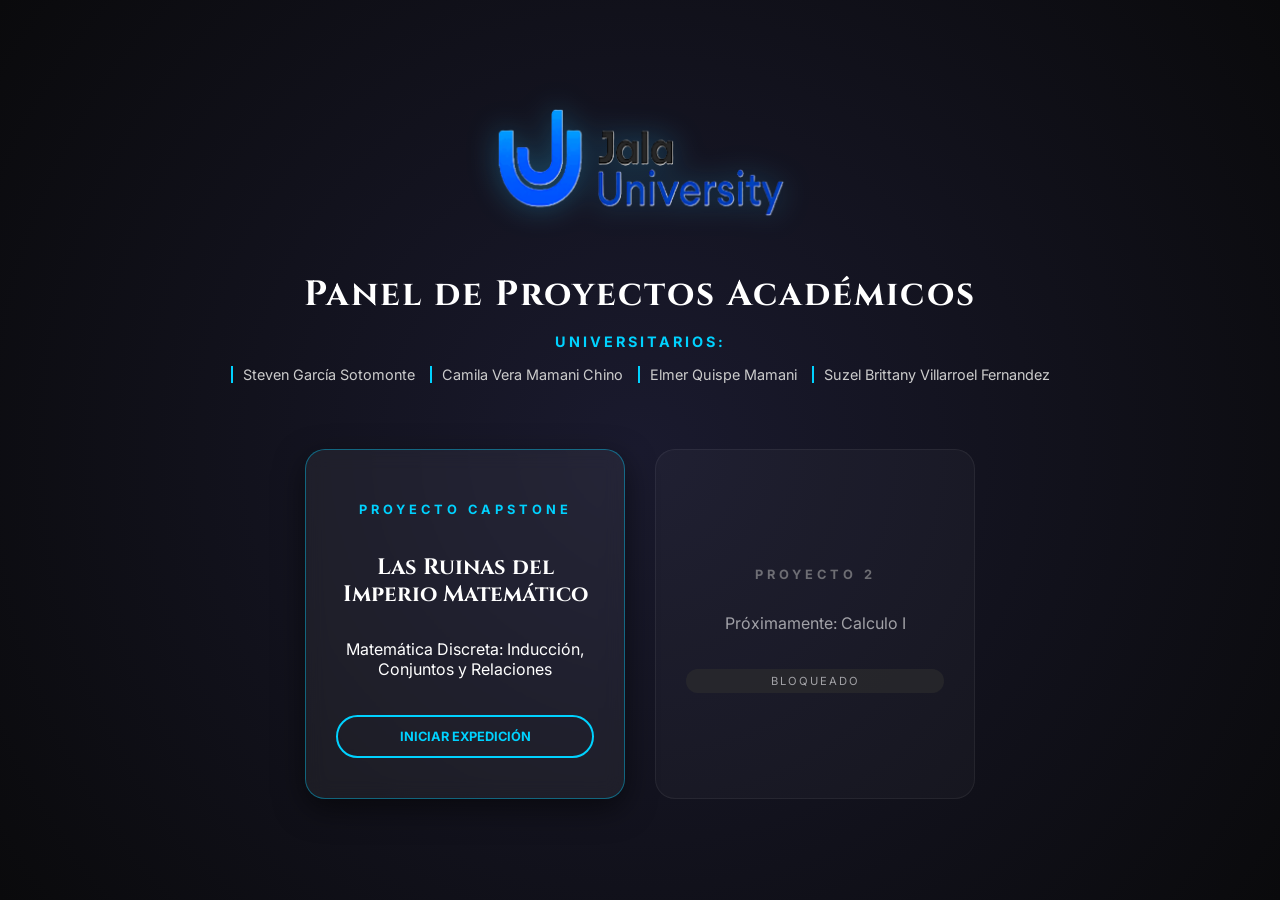
<file: index.html>
<!DOCTYPE html>
<html lang="es">
<head>
    <meta charset="UTF-8">
    <meta name="viewport" content="width=device-width, initial-scale=1.0">
    <title>Portafolio de Proyectos - Jala University</title>
    <link rel="stylesheet" href="css/styleini.css"> <link href="https://fonts.googleapis.com/css2?family=Cinzel:wght@700&family=Inter:wght@400;700&display=swap" rel="stylesheet">
</head>
<body class="landing-page">

    <div class="container">
        <header class="main-header">
            <img src="img/logoJala.png" alt="Logo Jala University" class="jala-logo">
            <h1>Panel de Proyectos Académicos</h1>
            <p>Universitarios:</p>
            <ul>
                <li>Steven García Sotomonte</li>
                <li>Camila Vera Mamani Chino</li>
                <li>Elmer Quispe Mamani</li>
                <li>Suzel Brittany Villarroel Fernandez</li>
            </ul>
        </header>

        <section class="projects">
            <div class="project-card featured">
                <div class="card-content">
                    <h2>PROYECTO CAPSTONE</h2>
                    <h3>Las Ruinas del Imperio Matemático</h3>
                    <p>Matemática Discreta: Inducción, Conjuntos y Relaciones</p>
                    <button onclick="window.location.href='template/presentacion.html'" class="btn-primary">
                        Iniciar Expedición
                    </button>
                </div>
            </div>

            <div class="project-card locked">
                <div class="card-content">
                    <h2>PROYECTO 2</h2>
                    <p>Próximamente: Calculo I</p>
                    <span class="status">Bloqueado</span>
                </div>
            </div>
        </section>
    </div>
</body>
</html>
</file>
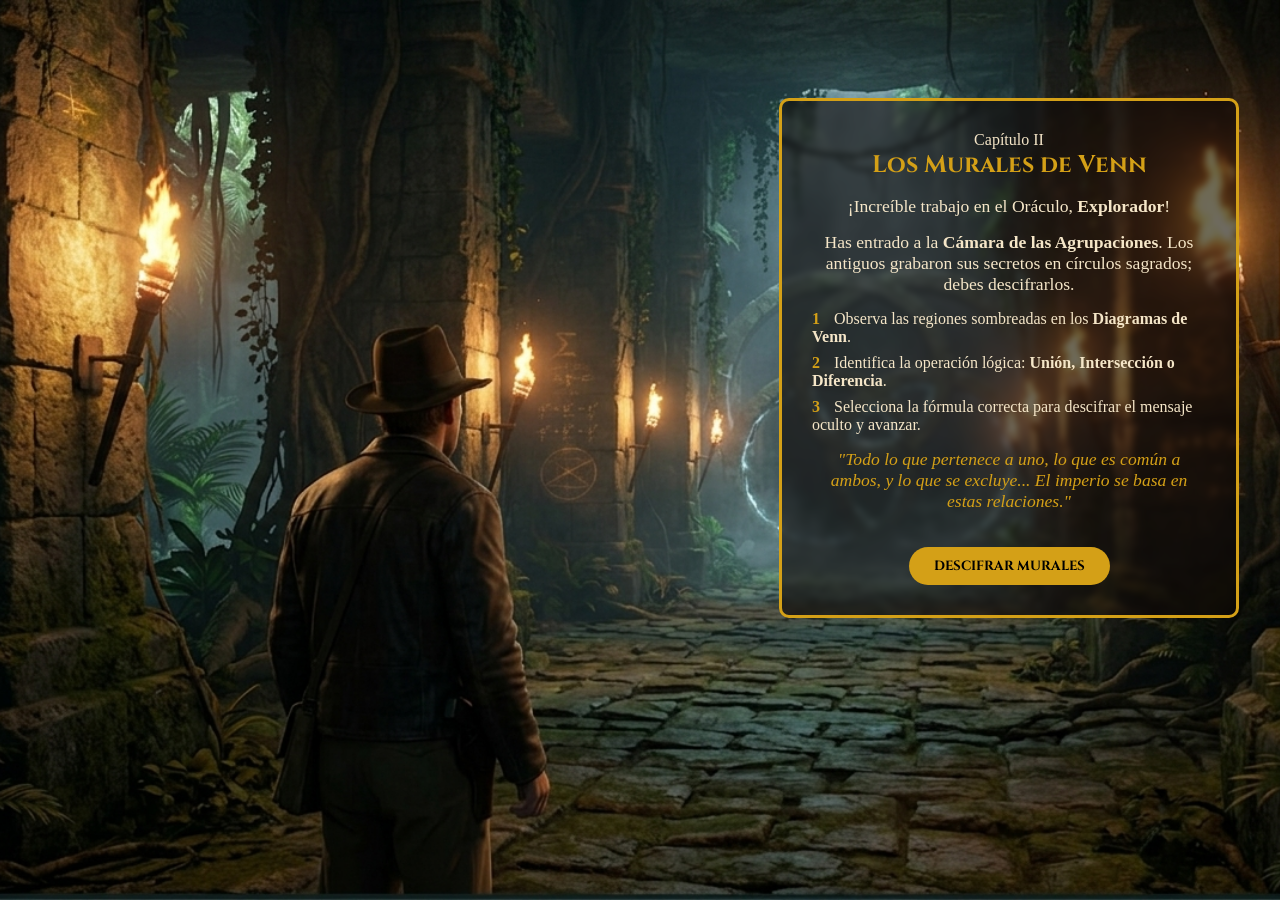
<file: template/instruccionConjunto.html>
<!DOCTYPE html>
<html lang="es">

<head>
    <meta charset="UTF-8">
    <meta name="viewport" content="width=device-width, initial-scale=1.0">
    <link href="https://fonts.googleapis.com/css2?family=Cinzel:wght@700&family=IM+Fell+English&display=swap"
        rel="stylesheet">
    <link rel="stylesheet" href="../css/styleInstruccionesConjuntos.css">
    <title>Misión 2: Instrucciones</title>
</head>

<body>
    <div class="background-overlay">

        <div class="instructions-container">
            <div class="parchment">
                <header class="parchment-header">
                    <span class="chapter-number">Capítulo II</span>
                    <h2 id="mission-title">Los Murales de Venn</h2>
                </header>

                <div class="parchment-content">
        <p>¡Increíble trabajo en el Oráculo, <strong id="player-display">Explorador</strong>!</p>
        <p>Has entrado a la <strong>Cámara de las Agrupaciones</strong>. Los antiguos grabaron sus secretos en círculos sagrados; debes descifrarlos.</p>

        <ul class="steps">
            <li><span>1</span> Observa las regiones sombreadas en los <strong>Diagramas de Venn</strong>.</li>
            <li><span>2</span> Identifica la operación lógica: <strong>Unión, Intersección o Diferencia</strong>.</li>
            <li><span>3</span> Selecciona la fórmula correcta para descifrar el mensaje oculto y avanzar.</li>
        </ul>

        <p class="lore-text">
            "Todo lo que pertenece a uno, lo que es común a ambos, y lo que se excluye... El imperio se basa en estas relaciones."
        </p>
    </div>

                <button onclick="window.location.href='conjuntos.html'" class="btn-adventure">
                    Descifrar Murales
                </button>
            </div>
        </div>
    </div>
    <script>
        const name = localStorage.getItem('playerName') || "Explorador";
        document.getElementById('player-display').innerText = name;
    </script>
</body>

</html>
</file>
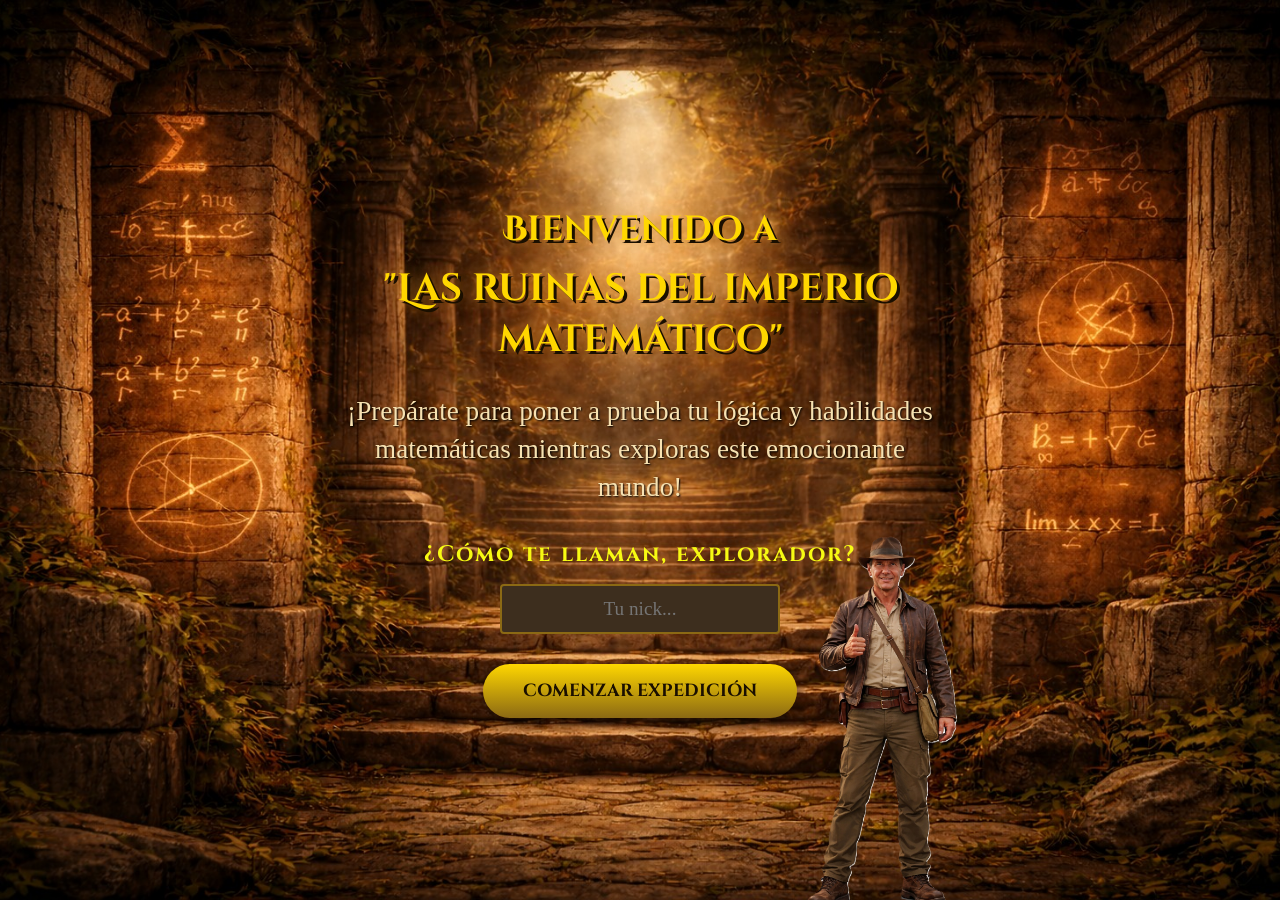
<file: template/presentacion.html>
<!DOCTYPE html>
<html lang="es">
<head>
    <meta charset="UTF-8">
    <meta name="viewport" content="width=device-width, initial-scale=1.0">
    <link href="https://fonts.googleapis.com/css2?family=Cinzel+Decorative:wght@700&family=Cinzel:wght@400;700&family=IM+Fell+English&display=swap" rel="stylesheet">
    <link rel="stylesheet" href="../css/styles.css">
    <title>Capstone: Las ruinas del imperio matemático</title>
</head>
<body class="intro-page">
    <div class="main-container">
        
        <header>
            <h1 class="main-title">
                Bienvenido a <br> <span>"Las ruinas del imperio matemático"</span>
            </h1>
        </header>
        <main class="content">
            <p class="description">
                ¡Prepárate para poner a prueba tu lógica y habilidades matemáticas mientras exploras este emocionante mundo!
            </p>
            <div class="form">
                <img src="../img/personajeFrente.png" alt="Peronaje">
                <label for="player-name">¿Cómo te llaman, explorador?</label>
                <input type="text" id="player-name" placeholder="Tu nick..." maxlength="24" autocomplete="off">
            </div>
            <button onclick="window.location.href='instruccionInduccion.html'" id="start-button" class="btn">
                Comenzar Expedición
            </button>
        </main>
    </div>

    <script src="../js/jugador.js"></script>
</body>
</html>
</file>
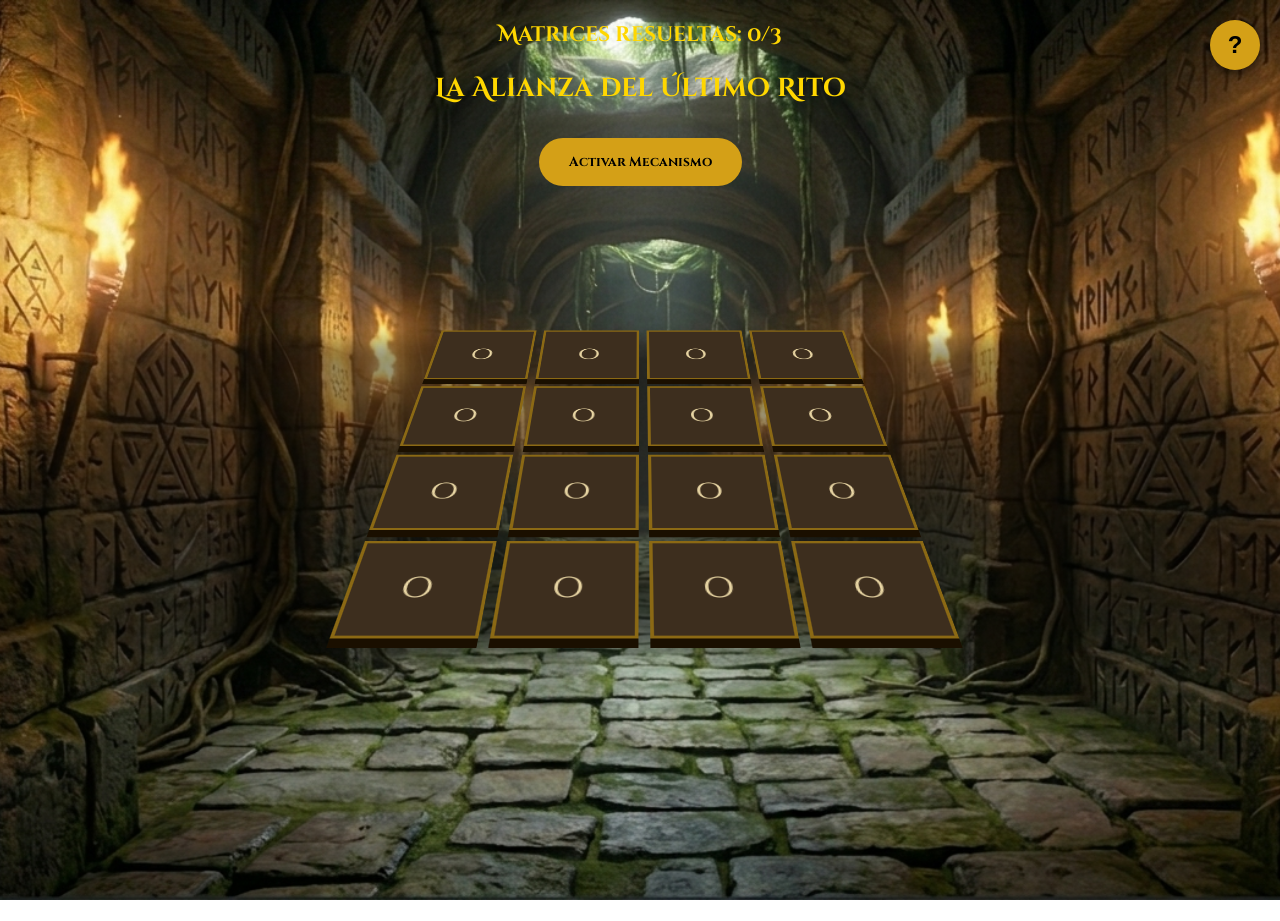
<file: template/relaciones.html>
<!DOCTYPE html>
<html lang="en">
<head>
    <meta charset="UTF-8">
    <meta name="viewport" content="width=device-width, initial-scale=1.0">
    <link href="https://fonts.googleapis.com/css2?family=Cinzel+Decorative:wght@700&family=Cinzel:wght@400;700&family=IM+Fell+English&display=swap" rel="stylesheet">
    <link rel="stylesheet" href="../css/styleRelaciones.css">
    <title>Relaciones</title>
</head>
<body>
    <div id="game-container">
        <h3 id="progress">Matrices resueltas: 0/3</h3>
        <h2 id="titulo-mision">Cargando...</h2>
        
        <button onclick="verificarMatriz()" class="btn-adventure">Activar Mecanismo</button>
        <div id="matriz-grid" class="grid-4x4"></div>
        <div id="message"></div>
    </div>

    <button id="btn-ayuda" class="btn-floating">?</button>

    <div id="modal-info" class="modal">
        <div class="modal-content">
            <span class="close-btn">Ayuda:</span>
            <h2 id="modal-titulo">Vínculo de las Costumbres</h2>
            <p id="modal-ayuda-texto"></p>
            <br>
            <div class="tabla-info" id="modal-tabla">
                <!-- se llena dinámicamente -->
            </div>
            <p id="modal-pie"></p>
        </div>
    </div>

    <script src="../js/scriptRelaciones.js"></script>
</body>
</html>
</file>
<file: css/styleini.css>
:root {
    --primary-blue: #00d2ff;
    --dark-bg: #0a0a0c;
    --card-bg: rgba(255, 255, 255, 0.05);
    --glass-border: rgba(255, 255, 255, 0.1);
}

* {
    box-sizing: border-box;
}

.landing-page {
    background: radial-gradient(circle at center, #1a1a2e 0%, #0a0a0c 100%);
    color: #ffffff;
    font-family: 'Inter', sans-serif;
    display: flex;
    justify-content: center;
    align-items: center; 
    min-height: 100vh;
    margin: 0;
    padding: 20px;
    overflow: hidden;
}

.container {
    display: flex;
    flex-direction: column;
    align-items: center;
    max-width: 1000px;
}

.main-header {
    text-align: center;
    margin-bottom: 50px;
}

.jala-logo {
    width: 300px; 
    height: auto;
    margin-bottom: 20px;
    filter: drop-shadow(0 0 15px rgba(38, 187, 241, 0.362));
}

.main-header h1 {
    font-family: 'Cinzel', serif;
    font-size: 2.2rem;
    letter-spacing: 2px;
    margin-bottom: 15px;
}

.main-header p {
    font-weight: 700;
    color: var(--primary-blue);
    text-transform: uppercase;
    letter-spacing: 3px;
    font-size: 0.9rem;
    margin-bottom: 10px;
}

ul {
    list-style: none;
    padding: 0;
    display: flex;
    gap: 15px;
    flex-wrap: wrap;
    justify-content: center;
}

ul li {
    font-size: 0.9rem;
    color: #cccccc;
    border-left: 2px solid var(--primary-blue);
    padding-left: 10px;
}

.projects {
    display: flex;
    flex-direction: row;
    gap: 30px;
    justify-content: center;
    perspective: 1000px;
}

.card-content {
    background: var(--card-bg);
    border: 1px solid var(--glass-border);
    backdrop-filter: blur(10px); 
    border-radius: 20px;
    padding: 30px;
    width: 320px;
    height: 350px; 
    text-align: center;
    display: flex;
    flex-direction: column;
    justify-content: center;
    transition: transform 0.4s ease, border-color 0.4s ease;
}

.featured .card-content {
    border-color: rgba(0, 210, 255, 0.4);
    box-shadow: 0 10px 30px rgba(0, 0, 0, 0.5);
}

.project-card:hover .card-content {
    transform: translateY(-10px);
    border-color: var(--primary-blue);
}

.card-content h2 {
    font-size: 0.8rem;
    letter-spacing: 4px;
    color: var(--primary-blue);
    margin-bottom: 15px;
}

.card-content h3 {
    font-family: 'Cinzel', serif;
    font-size: 1.4rem;
    margin-bottom: 15px;
    line-height: 1.2;
}

.btn-primary {
    background: transparent;
    border: 2px solid var(--primary-blue);
    color: var(--primary-blue);
    padding: 12px 25px;
    font-family: 'Inter', sans-serif;
    font-weight: 700;
    text-transform: uppercase;
    font-size: 0.8rem;
    border-radius: 50px;
    margin-top: 20px;
    transition: all 0.3s ease;
}

.btn-primary:hover {
    background: var(--primary-blue);
    color: #000;
    box-shadow: 0 0 20px rgba(0, 210, 255, 0.6);
}

.locked {
    opacity: 0.6;
    filter: grayscale(1);
}

.status {
    margin-top: 20px;
    font-size: 0.7rem;
    text-transform: uppercase;
    letter-spacing: 2px;
    background: #333;
    padding: 5px 15px;
    border-radius: 20px;
}
</file>
<file: css/styleInstruccionesConjuntos.css>
:root {
    --gold: #d4a017;
    --sand: #f5e6c8;
    --stone: #3d2e1e;
    --ink: #1a0f00;
}

* { box-sizing: border-box; margin: 0; padding: 0; }

body {
    background-color: black;
    color: var(--sand);
    font-family: 'IM Fell English', serif;
    display: flex;
    justify-content: center;
    align-items: center;
    
}

.background-overlay {
    position: fixed;
    top: 0; left: 0;
    width: 100%; height: 100%;
    background-image: url('../img/conjuntos0.png'); 
    background-size: cover;
    background-position: center;
    z-index: -1;
}
/* filter: brightness(0.4); */

.instructions-container {
    text-align: center;
    max-width: 500px;
    padding: 20px;
}


.parchment {
    transform: translate(165%, 15%);
    padding: 30px;
    border: 3px solid var(--gold);
    border-radius: 10px;
    background: rgba(14, 8, 6, 0.6); 
    backdrop-filter: blur(3px);
}

h2 {
    font-family: 'Cinzel', serif;
    color: var(--gold);
    margin-bottom: 15px;
}

.parchment-content p {
    margin-bottom: 15px;
    font-size: 1.1rem;
}

.steps {
    list-style: none;
    text-align: left;
    margin: 15px 0;
}

.steps li {
    margin-bottom: 8px;
}

.steps span {
    color: var(--gold);
    font-weight: bold;
    margin-right: 10px;
}

.lore-text {
    font-style: italic;
    font-size: 0.9rem;
    color: var(--gold);
}

.btn-adventure {
    margin-top: 20px;
    padding: 10px 25px;
    background-color: var(--gold);
    color: black;
    border: none;
    border-radius: 25px;
    font-family: 'Cinzel', serif;
    font-weight: bold;
    cursor: pointer;
    text-transform: uppercase;
}

.btn-adventure:hover {
    background-color: #ffcc00;
}
</file>
<file: css/styles.css>
* {
    box-sizing: border-box;
}

body {

    background-image: url('../img/imgInicial2.jpeg'); 
    background-size: cover;
    background-position: center;
    background-repeat: no-repeat;
    background-attachment: fixed;
    background-color: #1a0f00; 
    
    color: #ffd700;
    font-family: 'IM Fell English', serif;

    display: flex;
    justify-content: center;
    align-items: center;
    margin: 0;
    height: 100vh;
    width: 100vw;
    overflow: hidden; 
}

.main-container {
    max-width: 600px;
    width: 90%;
    text-align: center;
    z-index: 2;
    
}

.main-title {
    font-family: 'Cinzel Decorative', cursive;
    color: #ffd700;
    text-shadow: 3px 3px 0px #1a0f00, 0 0 15px #c67c1e;
    font-size: 2.2rem;
    margin-bottom: 1.5rem;
}

.main-title span {
    font-size: 2.4rem;
    display: block;
    margin-top: 10px;
}

.description {
    font-size: 1.7rem;
    margin-bottom: 2rem;
    line-height: 1.4;
    color: #f7e2b2;
    text-shadow: 1px 1px 2px rgb(0, 0, 0);
}

.form {
    margin-bottom: 30px;
    display: flex;
    flex-direction: column;
    align-items: center;
}


img {
    position: fixed; 
    width: 280px;
    bottom: -4vh;
    right: 20vw;
    pointer-events: none;
}

label {
    display: block;
    margin-bottom: 15px;
    color: #f6fa13;
    font-family: 'Cinzel', serif;
    letter-spacing: 2px;
    font-weight: bold;
    font-size: 1.4rem;
}

input {
    background: #3d2e1e;
    border: 2px solid #8b6914;
    padding: 12px 20px;
    color: #ffd700;
    font-family: 'IM Fell English', serif;
    font-size: 1.2rem;
    border-radius: 4px;
    outline: none;
    transition: 0.3s ease;
    width: 280px;
    text-align: center;
}

input:focus {
    border-color: #d4a017;
    box-shadow: 0 0 15px #c67c1e;
}

.btn {
    background: linear-gradient(to bottom, #ffd700, #8b6914);
    color: #1a0f00;
    border: none;
    padding: 15px 40px;
    font-family: 'Cinzel', serif;
    font-weight: bold;
    font-size: 1.1rem;
    border-radius: 40px;
    cursor: pointer;
    box-shadow: 0 5px 15px rgba(0,0,0,0.6);
    transition: 0.3s ease;
    text-transform: uppercase;
}

.btn:hover {
    transform: translateY(-3px) scale(1.05);
    box-shadow: 0 8px 20px rgba(255, 215, 0, 0.4);
}
</file>
<file: css/styleRelaciones.css>
/* Variable faltante */
:root {
    --gold: #d4a017;
}

body {
    margin: 0;
    height: 100vh;
    background-image: url('../img/relaciones1.png');
    background-size: cover;
    background-position: center;
    background-repeat: no-repeat;
    background-attachment: fixed;
}

#game-container {
    perspective: 1000px;
    text-align: center;
    padding-top: 0px;
    color: #ffd700;
    font-size: 1.1rem;
    font-family: 'Cinzel Decorative', cursive;
}

.grid-4x4 {
    margin-top: 0vh;
    display: grid;
    grid-template-columns: repeat(4, 110px);
    grid-gap: 15px;
    justify-content: center;
    transform: rotateX(60deg) rotateZ(0deg);
    transform-style: preserve-3d;
    position: relative;
}

.piedra-matriz {
    width: 110px;
    height: 110px;
    background-color: #3d2e1e;
    border: 3px solid #8b6914;
    display: flex;
    align-items: center;
    justify-content: center;
    font-size: 2.5rem;
    color: #e8d5a3;
    cursor: crosshair;
    box-shadow: 0 10px 0 #1a0f00;
    transition: all 0.2s;
    user-select: none;
}

.piedra-matriz:hover {
    background-color: #8b6914;
    transform: translateY(6px);
}

.piedra-matriz.activada {
    background-color: #d4a017;
    color: #1a0f00;
    box-shadow: 0 4px 0 #8b6914, 0 0 20px #ffd700;
    transform: translateY(6px);
}

.grid-4x4::after {
    content: "";
    position: absolute;
    top: 0; left: 0; right: 0; bottom: 0;
    background: rgba(0, 0, 0, 0.4);
    filter: blur(25px);
    z-index: -1;
    transform: translateZ(-15px);
}

.btn-adventure {
    margin-top: 10px;
    margin-bottom: 10px;
    padding: 15px 30px;
    background-color: #d4a017;
    border: none;
    border-radius: 30px;
    font-family: 'Cinzel', serif;
    font-weight: bold;
    cursor: pointer;
}

.btn-floating {
    position: fixed;
    top: 20px;
    right: 20px;
    width: 50px;
    height: 50px;
    background: var(--gold); 
    color: black;
    border-radius: 50%;
    border: none;
    font-size: 1.5rem;
    font-weight: bold;
    cursor: pointer;
    z-index: 100;
    box-shadow: 0 4px 10px rgba(0,0,0,0.5);
}

.modal {
    display: none;
    position: fixed;
    z-index: 200;
    left: 0; top: 0;
    width: 100%; height: 100%;
    background-color: rgba(0,0,0,0.8);
    backdrop-filter: blur(5px);
}

.modal-content {
    background: #3d2e1e;
    border: 3px solid #d4a017;
    margin: 15% auto;
    padding: 20px;
    width: 80%;
    max-width: 400px;
    color: #e8d5a3;
    border-radius: 10px;
    text-align: center;
    position: relative;
}

.close-btn {
    position: absolute;
    top: 10px;
    right: 20px;
    font-size: 2rem;
    cursor: pointer;
    color: var(--gold);
}

.pantalla-feedback {
    position: fixed;
    top: 0;
    left: 0;
    width: 100vw;
    height: 100vh;
    background: rgba(0, 0, 0, 0.9);
    display: flex;
    justify-content: center;
    align-items: center;
    z-index: 1000; 
    font-family: 'Cinzel', serif;
    font-size: 4rem; 
    text-shadow: 2px 2px 10px black;
    animation: fadeIn 0.3s forwards;
}

@keyframes fadeIn {
    from { opacity: 0; }
    to { opacity: 1; }
}
</file>
